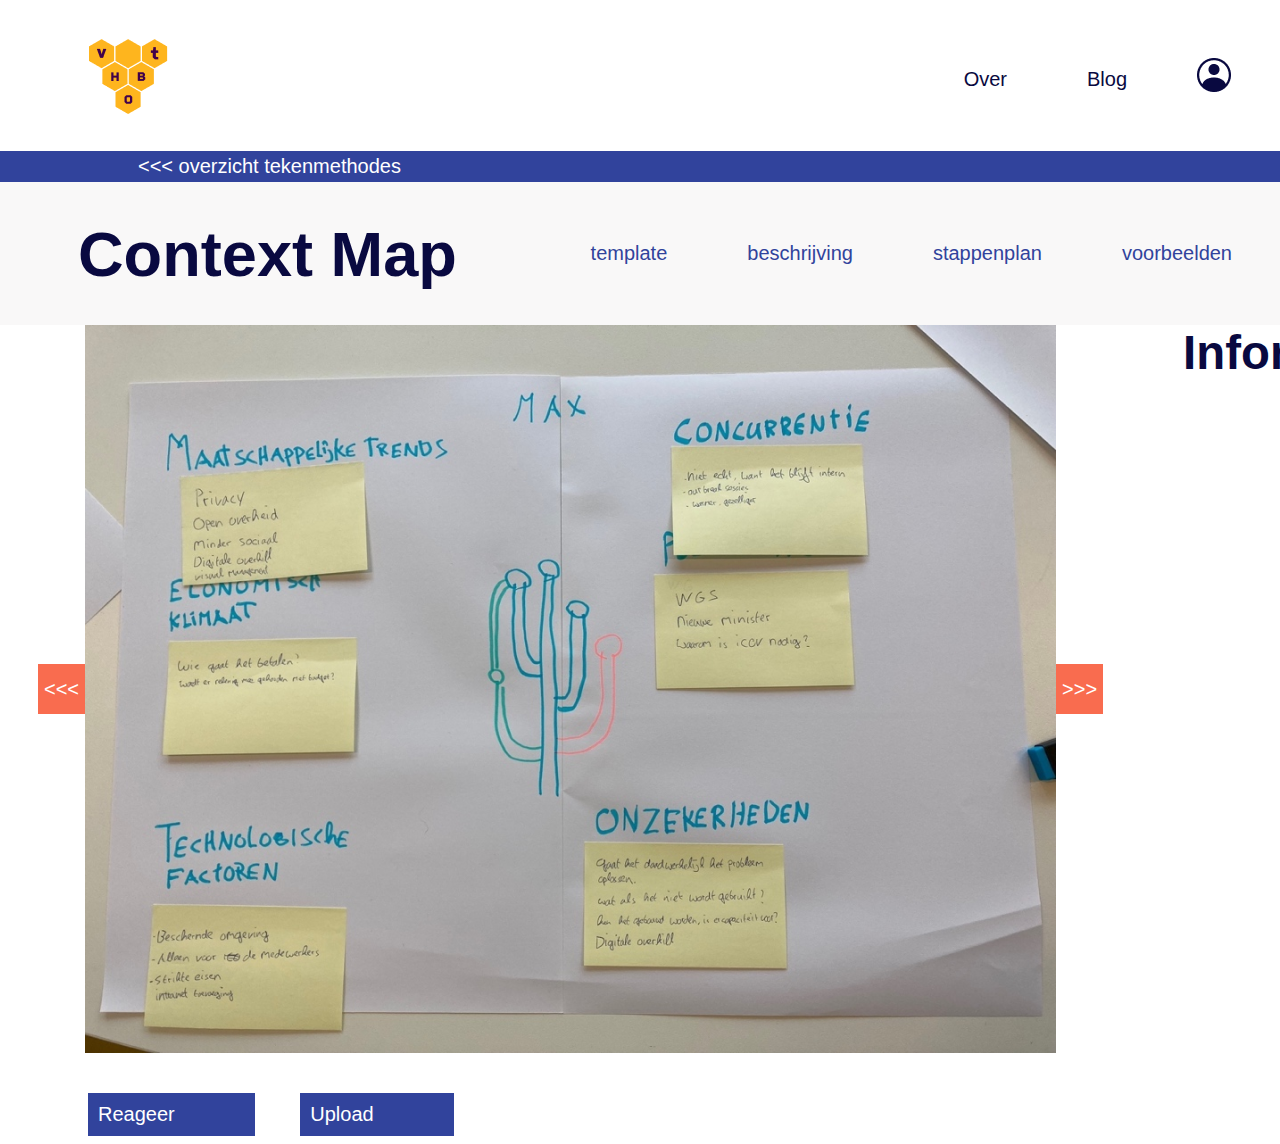
<file: index.html>
<!DOCTYPE html>
<html lang="nl">
<head>
    <meta charset="UTF-8">
    <meta http-equiv="X-UA-Compatible" content="IE=edge">
    <meta name="viewport" content="width=device-width, initial-scale=1.0">
    <link rel="stylesheet" href="styles/styles.css" />
    <title>Visual Thinking in het HBO</title>
</head>

<body>
    <header>
        <nav class="navbar">
            <a href="index.html">
                <img src="assets/vtHBO-v1.0-Logo_1 1.png" class="vthbo-logo" alt="logo van Visual Thinking HBO">
            </a>
            <ul class="nav-items">
                <li class="nav-item">
                    <a>Over</a>
                </li>
                <li class="nav-item">
                    <a>Blog</a>
                </li>
                <li class="nav-item">
                    <img src="assets/account_icon.png" class="account-icon" alt="afbeelding van een account icoon">
                </li>
            </ul>
            </ul>
        </nav>
        <p> &lt;&lt;&lt; overzicht tekenmethodes</p>
    </header>
    <main>
        <nav class="navbar2">
            <h1>Context Map</h1>
            <ul class="nav2-items">
                <li class="nav2-item">
                    <a>template</a>
                </li>
                <li class="nav2-item">
                    <a>beschrijving</a>
                </li>
                <li class="nav2-item">
                    <a>stappenplan</a>
                </li>
                <li class="nav2-item">
                    <a>voorbeelden</a>
                </li>
            </ul>
        </nav>
        <div class="image-slider">
            <button class="vorige-button">&lt;&lt;&lt;</button>
            <img src="assets/image15-2 1.png" alt="voorbeeld afbeelding 1">
            <a href="html/context.html" aria-label="Ga verder naar de volgende afbeelding">
            <button class="volgende-button">&gt;&gt;&gt;</button>
            </a>
            <article>
                <h2>Informatie:</h2>
            </article>
        </div>
    </main>
    <footer>
        <button class="reageer-button">Reageer</button>
        <button class="upload-button">Upload</button>
    </footer>

</body>

</html>
</file>
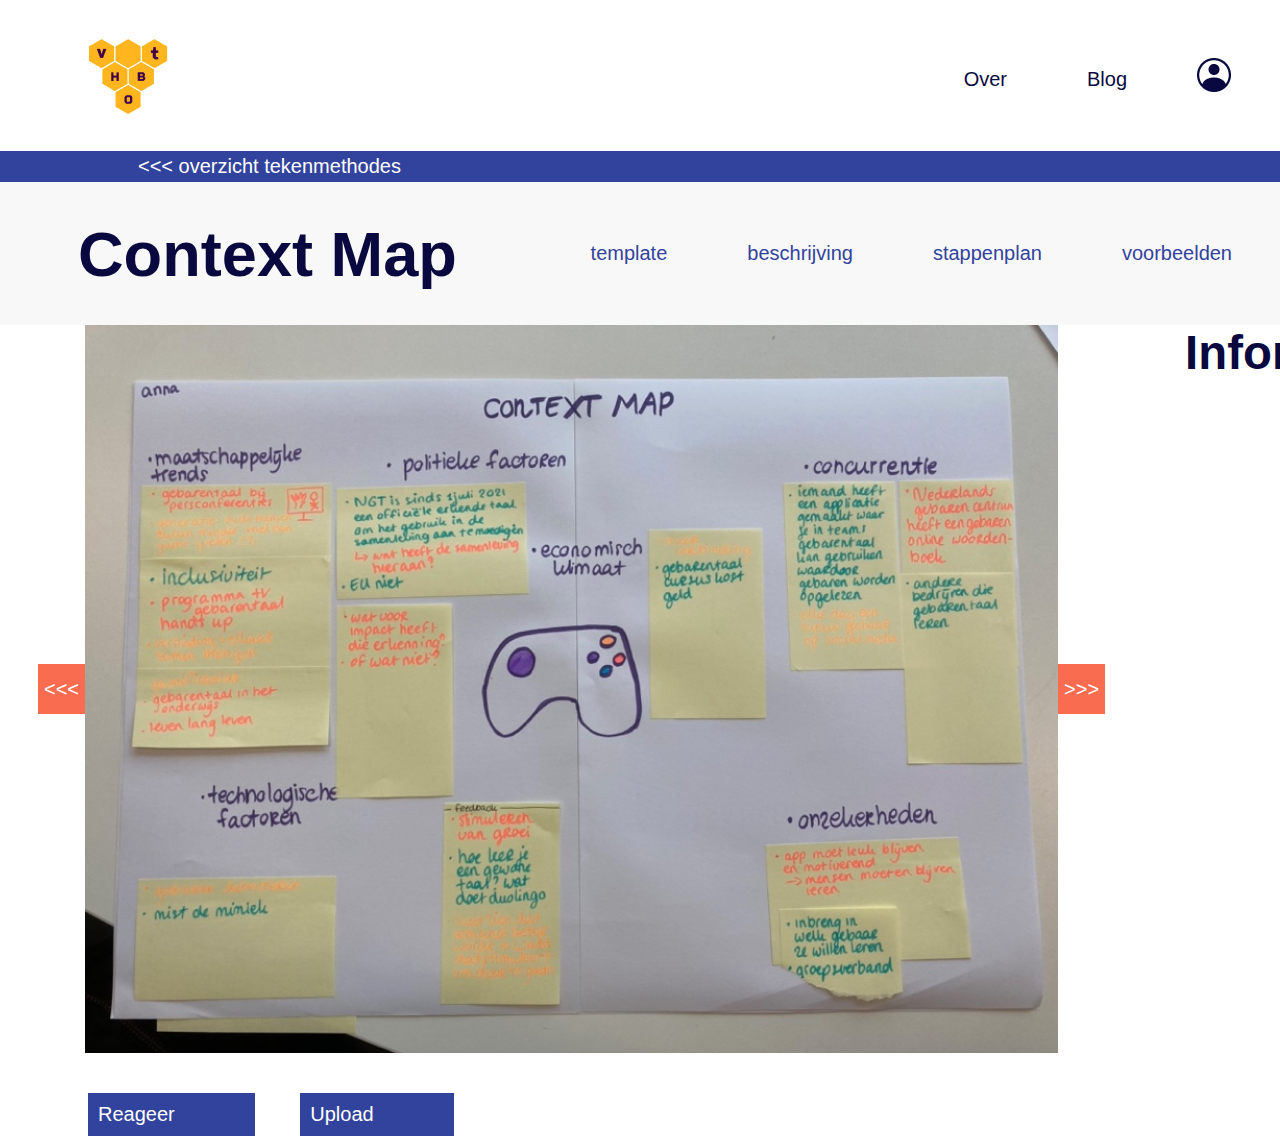
<file: html/context.html>
<!DOCTYPE html>
<html lang="nl">
<head>
    <meta charset="UTF-8">
    <meta http-equiv="X-UA-Compatible" content="IE=edge">
    <meta name="viewport" content="width=device-width, initial-scale=1.0">
    <link rel="stylesheet" href="../styles/styles.css" />
    <title>Visual Thinking in het HBO</title>
</head>

<body>
    <header>
        <nav class="navbar">
            <a href="/index.html">
                <img src="../assets/vtHBO-v1.0-Logo_1 1.png" class="vthbo-logo" alt="logo van Visual Thinking HBO">
            </a>
            <ul class="nav-items">
                <li class="nav-item">
                    <a>Over</a>
                </li>
                <li class="nav-item">
                    <a>Blog</a>
                </li>
                <li class="nav-item">
                    <img src="../assets/account_icon.png" class="account-icon" alt="afbeelding van een account icoon">
                </li>
            </ul>
            </ul>
        </nav>
        <p> &lt;&lt;&lt; overzicht tekenmethodes</p>
    </header>
    <main>
        <nav class="navbar2">
            <h1>Context Map</h1>
            <ul class="nav2-items">
                <li class="nav2-item">
                    <a>template</a>
                </li>
                <li class="nav2-item">
                    <a>beschrijving</a>
                </li>
                <li class="nav2-item">
                    <a>stappenplan</a>
                </li>
                <li class="nav2-item">
                    <a>voorbeelden</a>
                </li>
            </ul>
        </nav>
        <div class="image-slider">
            <a href="../" aria-label="Ga terug naar de vorige afbeelding">
            <button class="vorige-button">&lt;&lt;&lt;</button>
            </a>
            <img src="../assets/image16-2 1.png" alt="voorbeeld afbeelding 2">
            <button class="volgende-button">&gt;&gt;&gt;</button>
            <article>
                <h2>Informatie:</h2>
            </article>
        </div>
    </main>
    <footer>
        <button class="reageer-button">Reageer</button>
        <button class="upload-button">Upload</button>
    </footer>

</body>

</html>
</file>
<file: styles/styles.css>
* {
  font-size: 20px;
  font-family: sans-serif;
}

nav {
  padding-left: 4rem;
  padding-right: 0.5rem;
  display: flex;
  justify-content: space-between;
  align-items: center;
}

ul {
  list-style-type: none;
}

.nav-items {
  list-style: none;
  display: flex;
  flex-direction: row;
}

.nav-item .account-icon {
  padding: 0.5rem 0.5rem;
  margin: 1rem 1rem;
}

.nav-item a {
  display: inline-block;
  padding: 0.75rem 0.75rem;
  margin: 1.25rem 1.25rem;
  color: #090940;
}

header > p {
  background-color: #31439c;
  color: white;
  margin: 0rem -0.5rem 0rem -0.5rem;
  padding-left: 7rem;
  padding-top: 0.2rem;
  padding-bottom: 0.2rem;
}

.navbar2 {
  background-color: #f9f8f8;
  margin: 0rem -0.5rem 0rem -0.5rem;
}

.nav2-items {
  list-style: none;
  display: flex;
  flex-direction: row;
}

.nav2-item a {
  display: inline-block;
  padding: 0.75rem 0.75rem;
  margin: 1.25rem 1.25rem;
  color: #31439c;
}

.reageer-button, .upload-button{
  background-color: #31439c;
  color: white;
  border: none;
  padding: 0.5rem;
  padding-right: 4rem;
  margin: 2rem -2rem 0rem 4rem;
}

.vorige-button, .volgende-button {
  background-color: #f96c4f;
  color: white;
  border: none;
  height: 2.5rem;
  align-self: center;
}

h1 {
  font-size: 63.15px;
  font-weight: 800;
  color: #090940;
}

h2 {
  font-size: 47.37px;
  font-weight: 800;
  color: #090940;
}

.navbar2 > h1 {
  margin: 0;
}

.image-slider{
  display: flex;
  padding-left: 1.5rem;
}

.image-slider > a {
  display: contents;
}

button:hover {
  cursor: pointer;
}

.image-slider > img {
  max-height: 50rem;
  max-width: 70rem;
  width: 100%;
}

article > h2 {
  margin: 0;
  padding-left: 4rem;
}
</file>
